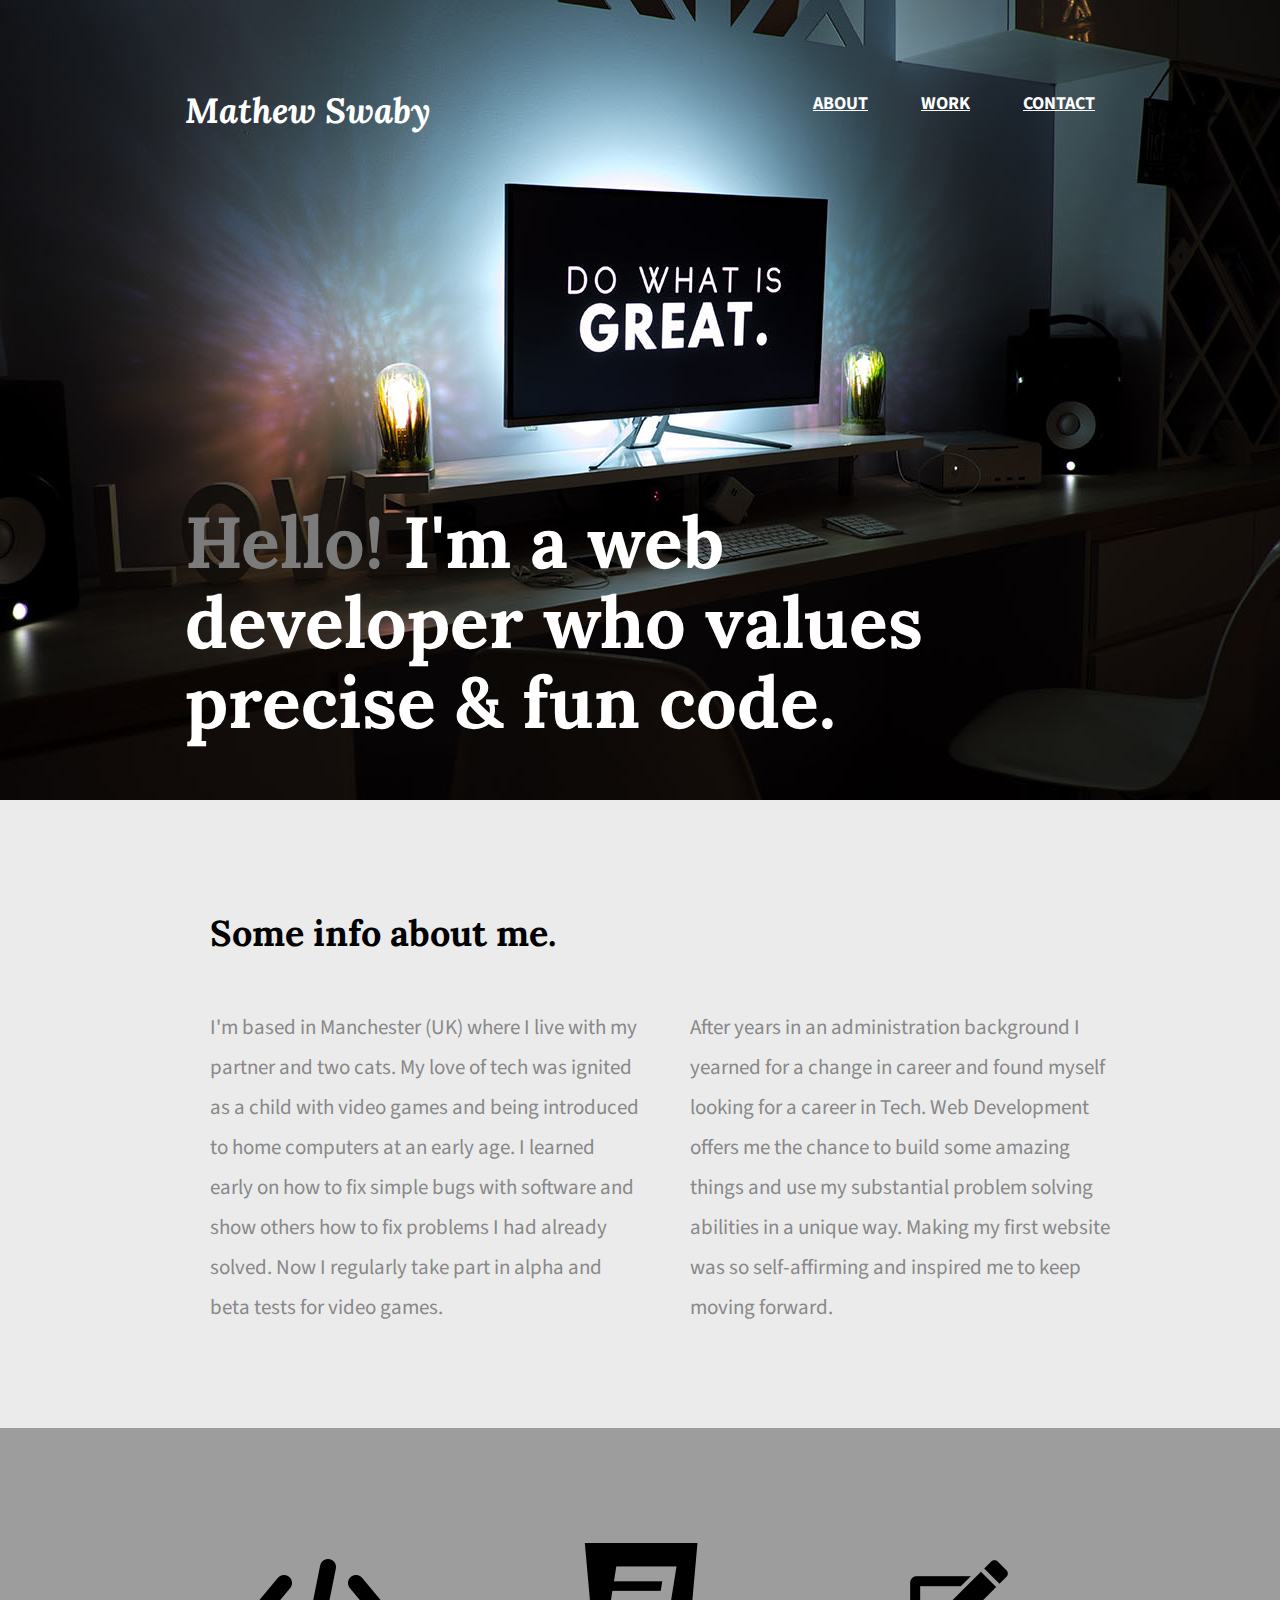
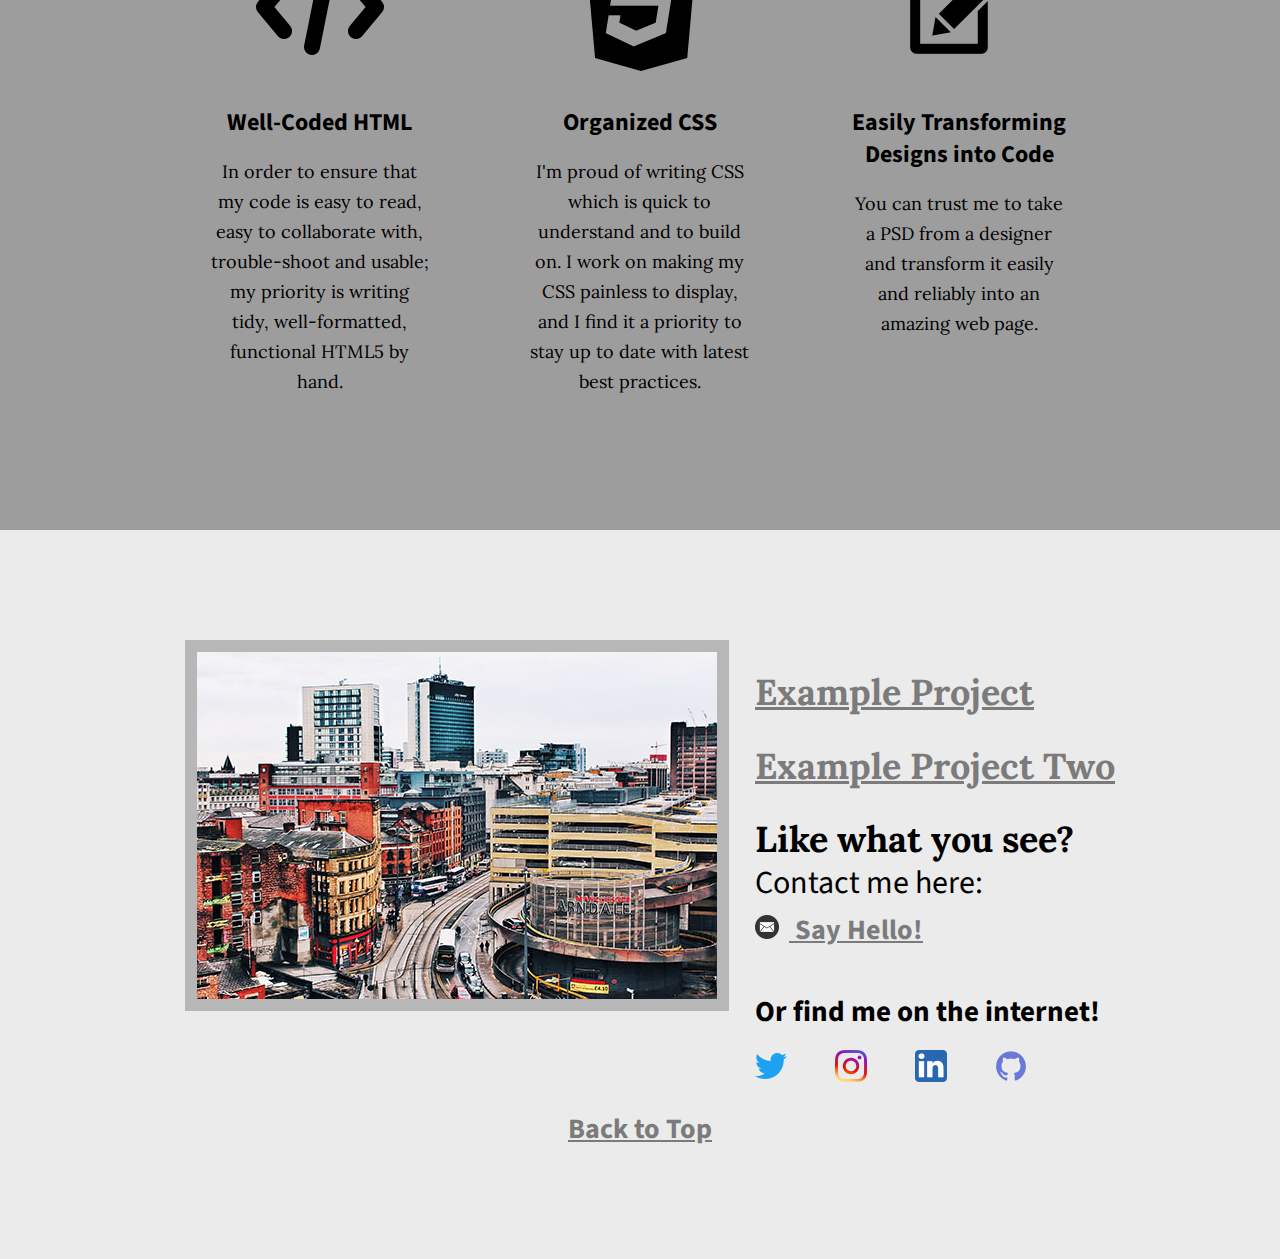
<file: index.html>
<!doctype html>
<html lang="en">
    <head>
        <!--Probably too much going on here-->
        <title>Mathew Swaby | Portfolio</title>
        <meta name= "description" content= "A Web Developer based in the United Kingdom, uses HTML, CSS, Javascript and other tools to make great websites.">
        <meta name="author" content="Mat Swaby">
        <link rel="stylesheet" href="css/normalize.css">
        <link rel="stylesheet" href="css/main.css">
        <link href='https://fonts.googleapis.com/css?family=Source+Sans+Pro:400,700' rel='stylesheet' type='text/css'>
        <link rel="preconnect" href="https://fonts.gstatic.com">
        <link href="https://fonts.googleapis.com/css2?family=Lora&display=swap" rel="stylesheet">
        <link rel="preconnect" href="https://fonts.gstatic.com">
        <link href="https://fonts.googleapis.com/css2?family=Lora:wght@400;700&display=swap" rel="stylesheet">
        <link href="https://fonts.googleapis.com/css?family=Lora:400,700" rel="stylesheet" type="text/css">
    </head>
 <body>
    <header>
        <div class="full-width">
            <div class="half-width">
                <a name="top"></a>
                <h1><em>Mathew Swaby</em></h1>
            </div>
            <div class="half-width">
                <nav>
                    <ul>
                        <li><a href="#about"><strong>About</strong></a></li>
                        <li><a href="#work"><strong>Work</strong></a></li>
                        <li><a href="#contact"><strong>Contact</strong></a></li>
                    </ul>
                </nav>
            </div>
            <h2><span>Hello!</span> I'm a web developer who values precise &amp; fun code.</h2>
        </div>
    </header>
    <main>
        <section id="about">
            <div class="full-width">
                <h2>Some info about me.</h2>
                <div class="half-width">
                    <p>I'm based in Manchester (UK) where I live with my partner and two cats. My love of tech was ignited as a child with video games and being introduced to home computers at an early age. I learned early on how to fix simple bugs with software and show others how to fix problems I had already solved. Now I regularly take part in alpha and beta tests for video games.</p>
                </div>
                <div class="half-width">
                    <p>After years in an administration background I yearned for a change in career and found myself looking for a career in Tech. Web Development offers me the chance to build some amazing things and use my substantial problem solving abilities in a unique way. Making my first website was so self-affirming and inspired me to keep moving forward.</p>
                </div>
            </div>
        </section>
        <section id="work">
            <div class="full-width">
                <div class="third-width">
                    <img src="img/html-icon.png" alt="HTML icon" />
                        <h3>Well-Coded HTML</h3>
                        <p>In order to ensure that my code is easy to read, easy to collaborate with, trouble-shoot and usable; my priority is writing tidy, well-formatted, functional HTML5 by hand.</p>
                </div>
                <div class="third-width">
                    <img src="img/css-icon.png" alt="CSS icon" />
                        <h3>Organized CSS</h3>
                        <p>I'm proud of writing CSS which is quick to understand and to build on. I work on making my CSS painless to display, and I find it a priority to stay up to date with latest best practices.</p>
                </div>
                <div class="third-width">
                    <img src="img/pencil-icon.png" alt="Pencil icon" />
                        <h3>Easily Transforming Designs into Code</h3>
                        <p>You can trust me to take a PSD from a designer and transform it easily and reliably into an amazing web page.</p>
                </div>
</div>
        </section>
        <footer id="contact">
            <div class="full-width">
                <div class="half-width">
                    <img src="img/contact-image.png" id="contact-img" alt="Contact icon" />
                </div>
                <div class="half-width">
                    <a href="https://matswaby.tech/project/" target="_blank"><h2>Example Project</h2></a>
                    <a href="https://matswaby.tech/projecttwo/" target="_blank"><h2>Example Project Two</h2></a>
                    <h2>Like what you see?</h2>
                    <h3 id="email-header">Contact me here:</h3>
                    <a href="mailto:mat.swaby@gmail.com"><img src="img/envelope.png" id="envelope" alt="envelope icon"/> Say Hello!</a>
                    <h3 id="socialmedia-header"> Or find me on the internet!</h3>
                    <ul>
                        <li><a href="https://twitter.com/KingDanTeal1" target="_blank"><img src="img/twitter.png" alt="Twitter icon"/></a>
                        <li><a href="https://www.instagram.com/kingdanteal" target="_blank"><img src="img/instagram.png" alt="Instagram icon"/></a>
                        <li><a href="https://www.linkedin.com/in/mathew-swaby-b788251a4/" target="_blank"><img src="img/linkedin.png" alt="Linkedin icon"/></a>
                        <li><a href="https://github.com/KingDanTeal" target="_blank"><img src="img/github.png" alt="Github icon"/></a>
                    </ul>
                </div>
    <a href="#top"><center>Back to Top</center></a>
</div>
        </footer>
    </main>
</body>
</html>
</file>
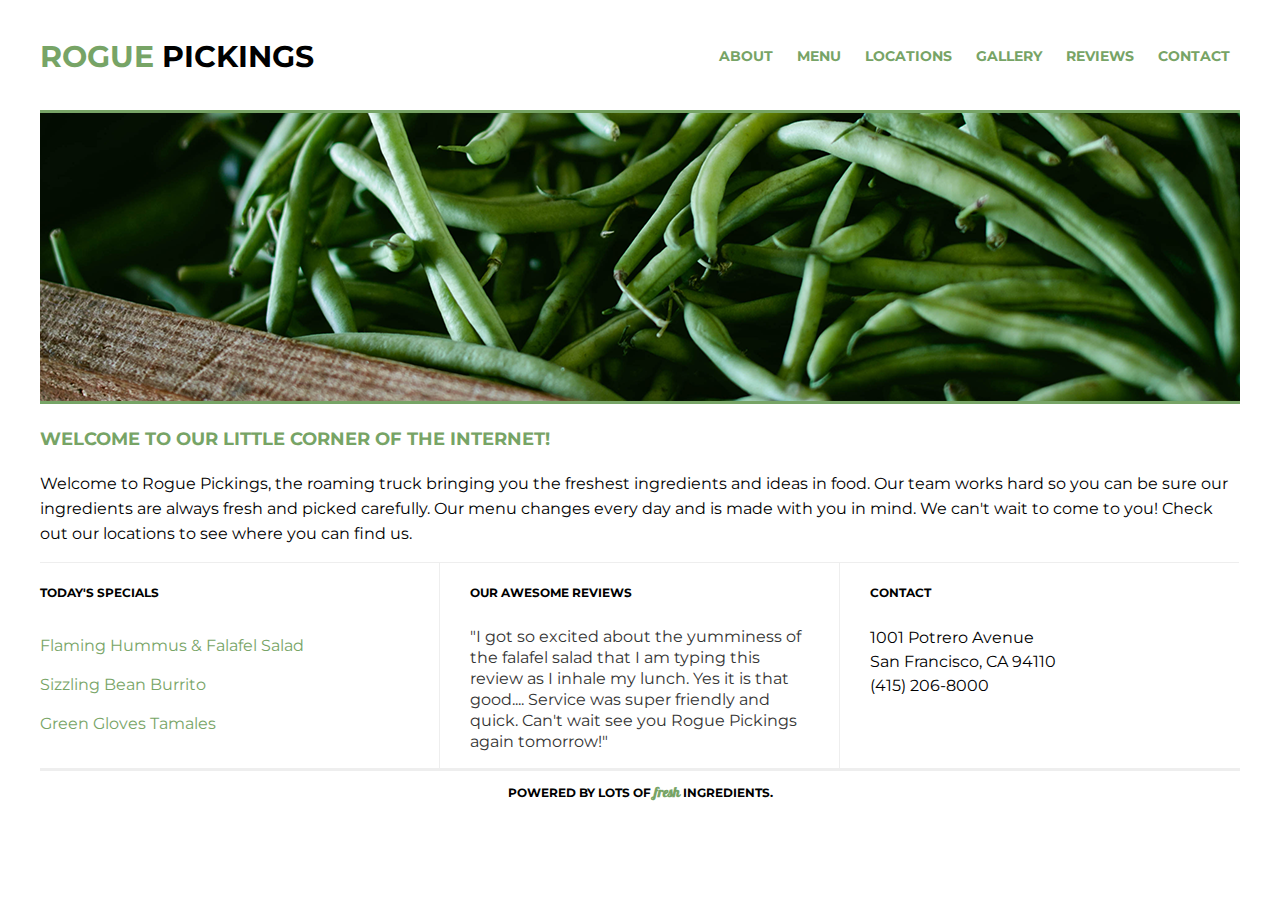
<file: project/index.html>
<!doctype html>
<html lang="en">

<head>
    <meta charset="utf-8">
    <title>Rogue Pickings | Brush Up Those Skills!</title>
    <link rel="stylesheet" href="css/normalize.css">
    <link rel="stylesheet" href="css/main.css">
    <link href="https://fonts.googleapis.com/css?family=Montserrat:400,700" rel="stylesheet">
    <link href="https://fonts.googleapis.com/css2?family=Galada&display=swap" rel="stylesheet">
</head>

<body>
    <div class="container">
        <header>
            <h1><span>rogue</span> pickings</h1>
            <nav>
                <ul>
                    <li>
                        <a href="">About</a>
                    </li>
                    <li>
                        <a href="">Menu</a>
                    </li>
                    <li>
                        <a href="">Locations</a>
                    </li>
                    <li>
                        <a href="">Gallery</a>
                    </li>
                    <li>
                        <a href="">Reviews</a>
                    </li>
                    <li>
                        <a href="">Contact</a>
                    </li>
                </ul>
            </nav>
        </header>
        <section class="top-section">
            <div class="main-image"><img src="img/green-beans.png" alt="green beans" /></div>
            <div class="main-title">
                <h2>Welcome to our little corner of the internet!</h2>
                <p>Welcome to Rogue Pickings, the roaming truck bringing you the freshest ingredients and ideas in food.
                    Our team works hard so you can be sure our ingredients are always fresh and picked carefully. Our
                    menu changes every day and is made with you in mind. We can't wait to come to you! Check out our
                    locations to see where you can find us.</p>
            </div>
        </section>
        <section class="bottom-section">
            <div class="section-one">
                <h3>Today's Specials</h3>
                <ul class="menu">
                    <li>Flaming Hummus &amp; Falafel Salad</li>
                    <li>Sizzling Bean Burrito</li>
                    <li>Green Gloves Tamales</li>
                </ul>
            </div>
            <div class="section-two">
                <h3>Our Awesome Reviews</h3>
                <p class="reviews">"I got so excited about the yumminess of the falafel salad that I am typing this
                    review as I inhale my lunch. Yes it is that good.... Service was super friendly and quick. Can't
                    wait see you Rogue Pickings again tomorrow!"</p>
            </div>
            <div class="section-three">
                <h3>Contact</h3>
                <p class="address">1001 Potrero Avenue<br>
                    San Francisco, CA 94110<br>
                    (415) 206-8000 </p>
            </div>
        </section>
        <footer>
            <h3>Powered by lots of <span>fresh</span> ingredients.</h3>
        </footer>
    </div>
</body>

</html>
</file>
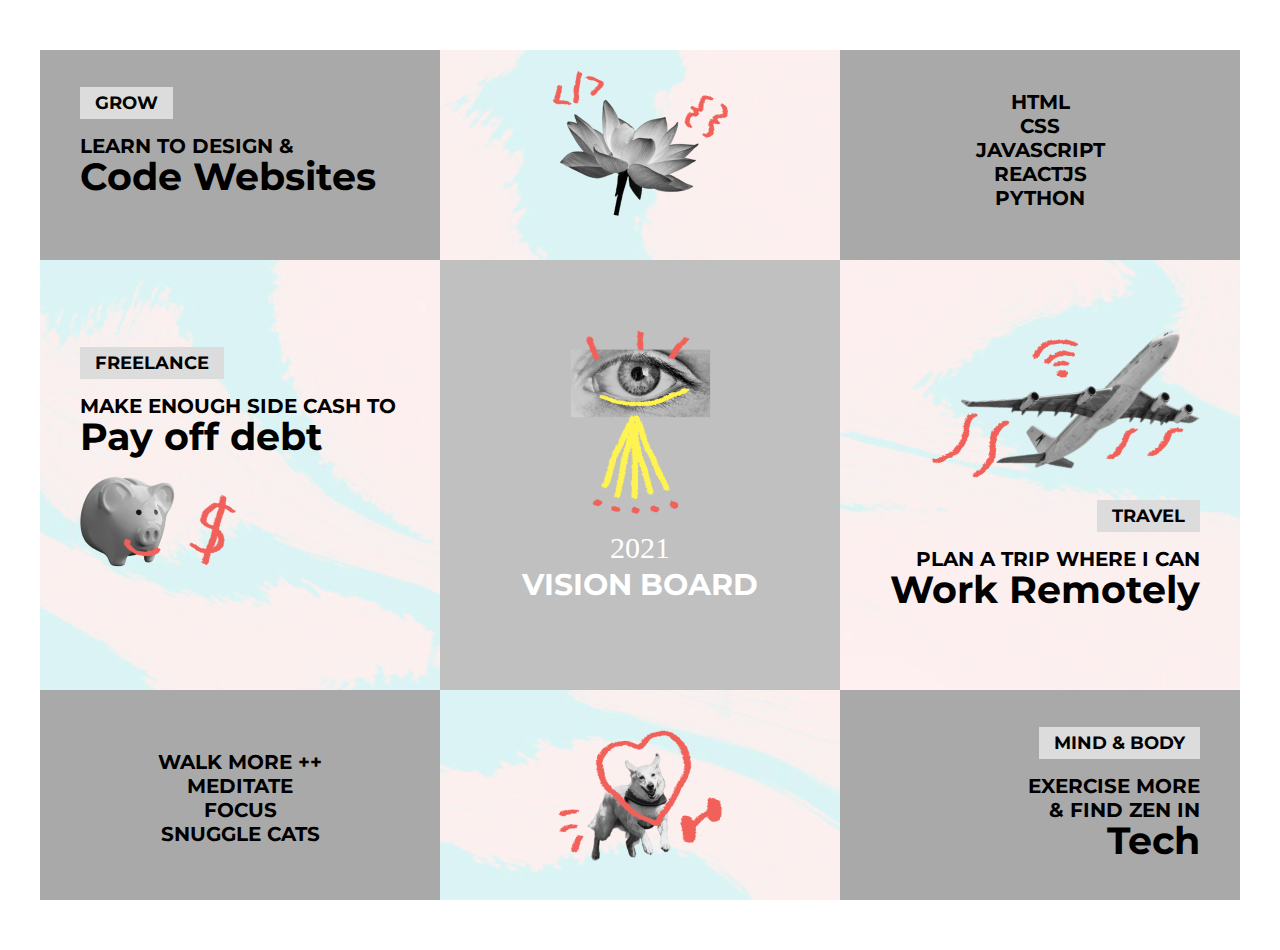
<file: projecttwo/index.html>
<!doctype html>
<html lang="en">
<head>
	<meta charset="utf-8">
    <title>Mat Swaby Vision Board</title>
    <link href="https://fonts.googleapis.com/css?family=Montserrat:700%7CPermanent+Marker&display=swap" rel="stylesheet">
    <link rel="stylesheet" href="css/normalize.css">
    <link rel="stylesheet" href="css/main.css">
</head>
<body>
	<div id="vision-board">
		<div class="block small-block light-bg">
			<p><span class="highlight">Grow</span></p>
			<p>Learn to Design &amp;<br><strong>Code Websites</strong></p>
		</div>
		<div class="block small-block center">
			<img src="img/flower.png" alt="flower">
		</div>
		<div class="block small-block center light-bg">
			<p>
				HTML<br>
				CSS<br>
				JavaScript<br>
				ReactJS<br>
				Python
			</p>
		</div>
		<div class="block large-block">
			<p><span class="highlight">Freelance</span></p>
			<p>Make Enough Side Cash to<br><strong>Pay off debt</strong></p>
			<img src="img/piggy.png" alt="piggy bank">
		</div>
		<div class="block large-block center dark-bg">
			<img src="img/eye.png" alt="eye">
			<p class="title"><span class="marker">2021</span><br>Vision Board</p>
		</div>
		<div class="block right large-block">
			<img src="img/plane.png" alt="airplane">
			<p><span class="highlight">Travel</span></p>
			<p>Plan A Trip Where I Can<br><strong>Work Remotely</strong></p>
		</div>
		<div class="block small-block top-padding center light-bg">
			<p>
				Walk More ++<br>
				Meditate<br>
				Focus<br>
				Snuggle Cats
			</p>
		</div>
		<div class="block small-block top-padding center">
			<img src="img/doggo.png" alt="dog">
		</div>
		<div class="block small-block right light-bg">
			<p><span class="highlight">Mind &amp; Body</span></p>
			<p>Exercise More<br>&amp; Find Zen in<br><strong>Tech</strong></p>
		</div>
	</div>
</body>
</html>
</file>
<file: css/main.css>
/***** BASE STYLES *****/

body { font-family: 'Source Sans Pro', sans-serif;
        color: black;
        background-color: #ebebeb;
}    
/***** GRID *****/

.full-width {
    width:100%;
    max-width:960px;
    margin: 0 auto;
    overflow: hidden;
}

.half-width {
    width: 50%;
    float: left;
}

.third-width {
    width: 33.3%;
    float: left;
}

/***** HEADER *****/

header {
    height: 800px;
    background: url(../img/full-background.png);
    background-size: cover;
    background-position: center;
    }

header h1 { 
    font-family: 'Lora', serif;
    font-size: 35px;
    color: white;
    padding: 65px 0 65px 25px;
}

header h2 {
    width: 80%;
    clear: both;
    font-family: 'Lora', serif;
    font-size: 72px;
    line-height: 80px;
    color: white;
    padding: 280px 0 20px 25px;
}
header h2 span {
    color: #7C7B7B;
}

html {
  scroll-behavior: smooth;
}

nav {
    float: right; 
    padding: 75px 25px;
}

nav ul li{
    display: inline-block;
    list-style-type: none;
}

nav ul li a {
    text-transform: uppercase;
    text-decoration: underline;
    font-size: 18px;
    color: white;
    padding-left: 50px;
}

/***** ABOUT *****/

#about .full-width {
    padding: 80px 0;
}

#about h2 {
    font-family: 'Lora';
    font-size: 36px;
    padding-left: 50px;
}

#about p {
    font-size: 21px;
    color: #888888;
    line-height: 40px;
    padding-left: 50px;
    padding-right: 0px;
}

/***** WORK *****/

#work {
    background-color: #9E9D9D;
    text-align: center;
}

#work .full-width {
    padding: 115px 0;
}

#work h3 {
    font-size: 24px;
    line-height: 32px;
    width: 300px;
    margin: 0 auto;
}
 
#work img {
    padding-bottom: 30px;
}
 
#work p {
    font-family: 'lora';
    font-size: 18px;
    line-height: 30px;
    padding: 0 50px;
}

/***** Contact *****/

#contact {
    background-color: #ebebeb;
}

#contact .full-width {
    padding: 110px 0;
}

#contact img#contact-img {
    margin-left: 25px;
    border: 12px solid #B8B7B7;
}

#contact h2, #contact #email-header, #contact #socialmedia-header, #contact ul {
    padding-left: 115px;
}

#contact #envelope {
    padding: 0 10px 0 115px;
}

#contact h2 {
    font-family: 'Lora', serif;
    font-size: 36px;
    line-height: 44px;
}

#contact #email-header{
    font-size: 32px;
    font-weight: 400;
    line-height: 44px;
    margin: -30px 0 5px 0;
}

#contact #socialmedia-header {
    font-weight: bold;
    font-size: 29px;
    line-height: 44px;
    margin: 40px 0 0 0;
}

#contact a {
    text-decoration: underline;
    color: #7C7B7B;
    font-weight: bold;
    font-size: 28px;
}

#contact ul {
    list-style: none;
}

#contact ul li {
     display: inline-block;
}

#contact ul img {
    padding-right: 48px;
}
</file>
<file: project/css/main.css>
/***** BASE STYLES *****/

body {
    font-family: 'Montserrat', Helvetica, Arial, sans-serif;
}

/***** GRID *****/

.container{
    width: 1200px;
    margin: 0 auto;
}

h1,
h2,
h3 {
    color: black;
    text-transform: uppercase;
    font-weight: 700;
}
h1 {
    font-size: 30px;
}
h2 {
    font-size: 18px;
}
h3 {
    font-size: 12px;
}

p {
    font-size: 14px;
    line-height: 21px;
    padding: 0 30px;
}

/***** HEADER *****/

header {
    height: 110px;
    border-bottom: 3px solid #77a466;
    margin: 0 auto;
}

header h1 {
    float: left;
    margin: 0;
    padding: 38px 0;
}
header h1 span {
    color: #77a466;
}

header nav {
    float: right;
    padding: 46px 0;
}
header nav ul {
    margin: 0;
    padding: 0;
}
header nav ul li {
    text-transform: uppercase;
    font-weight: 700;
    font-size: 14px;
    padding: 0 10px;
    display: inline;
}
header nav ul li a{
    text-decoration: none;
    color:#77a466;
}

/***** MAIN PART *****/

.top-section,
.bottom-section {
    margin: 0 auto;
    clear: both;
}

.main-image {
    height: auto;
    float: left;
}
.main-image img {
    border-bottom: 3px solid #77a466;
}

.main-title {
    height: auto;
    float: left;
}
.main-title h2 {
    text-align: left;
    padding: 5px 0;
    color: #77a466;
}
.main-title p {
    padding: 0;
    font-size: 16px;
    line-height: 25px;
}

.section-one,
.section-two,
.section-three {
    width: 399px;
    height: auto;
    float: left;
    border-top: 1px solid #eee;
}

.section-one h3 {
    padding: 10px 0;
}

.section-two {
    border-left: 1px solid #eee;
    border-right: 1px solid #eee;
}

.section-two h3,
.section-three h3 {
    padding: 10px 30px;
}

.menu {
    list-style: none;
    padding: 0;
}
.menu li {
    padding: 10px 0;
    color:#77a466;
}

.reviews {
    color: #333;
    font-size: 16px;
    line-height: 21px;
}

.address {
    font-size: 16px;
    line-height: 24px;
}

/***** FOOTER *****/

footer {
    height: 50px;
    border-top: 3px solid #eee;
    margin: 0 auto;
    clear: both;
    text-align: center;
}
footer span {
    font-family: 'Galada', cursive;
    text-transform: lowercase;
    color: #77a466;
    font-size: 14px;
}
</file>
<file: projecttwo/css/main.css>
ody {
	background: #E8E8E8;
}

#vision-board {
	margin: 50px auto;
	width: 1200px;
	height: 850px;
	overflow: auto;
	background: url('../img/background.png');
	background-size: cover;
	font-family: 'Montserrat', sans-serif;
	font-size: 20px;
	font-weight: 700;
	text-transform: uppercase;
}

 .block {
	float: left;
	box-sizing: border-box;
	width: 400px;
}

 .small-block {
	padding: 20px 40px;
	height: 210px;
}

 .large-block {
	padding: 70px 40px;
	height: 430px;
}

 .center {
	text-align: center;
}

 .right {
	text-align: right;
}

 .dark-bg {
	background: #C0C0C0;
	color: #FFFFFF;
}

 .light-bg {
	background: #A9A9A9;
}


 .highlight {
	padding: 5px 15px;
	background: #DCDCDC;
	font-size: 18px;
}

 .marker {
	font-family: 'Permanent Marker', cursive;
	font-weight: normal;
}

 strong {
	font-size: 38px;
	text-transform: none; 
	line-height: 38px;
}

 .title {
	margin: 10px 0;
	font-size: 30px;
}

 .top-padding {
	padding-top: 40px;
}
</file>
